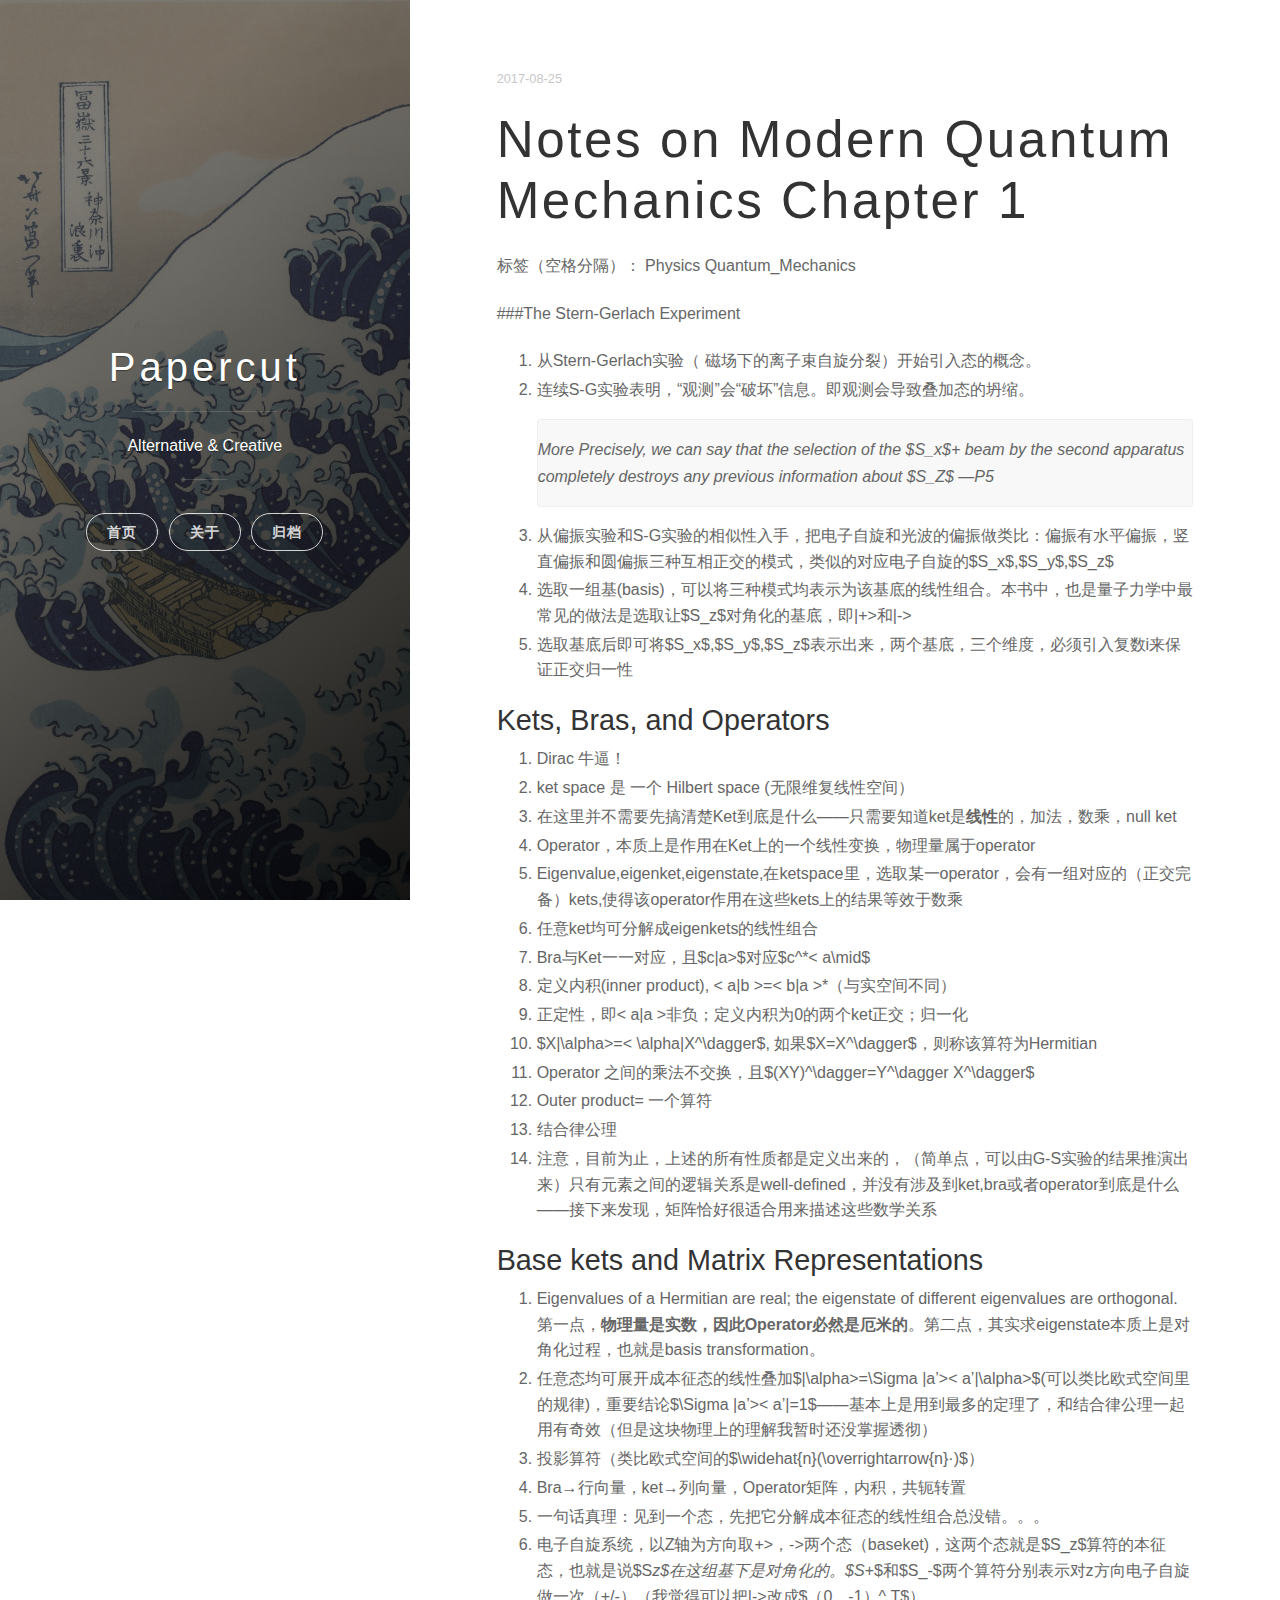
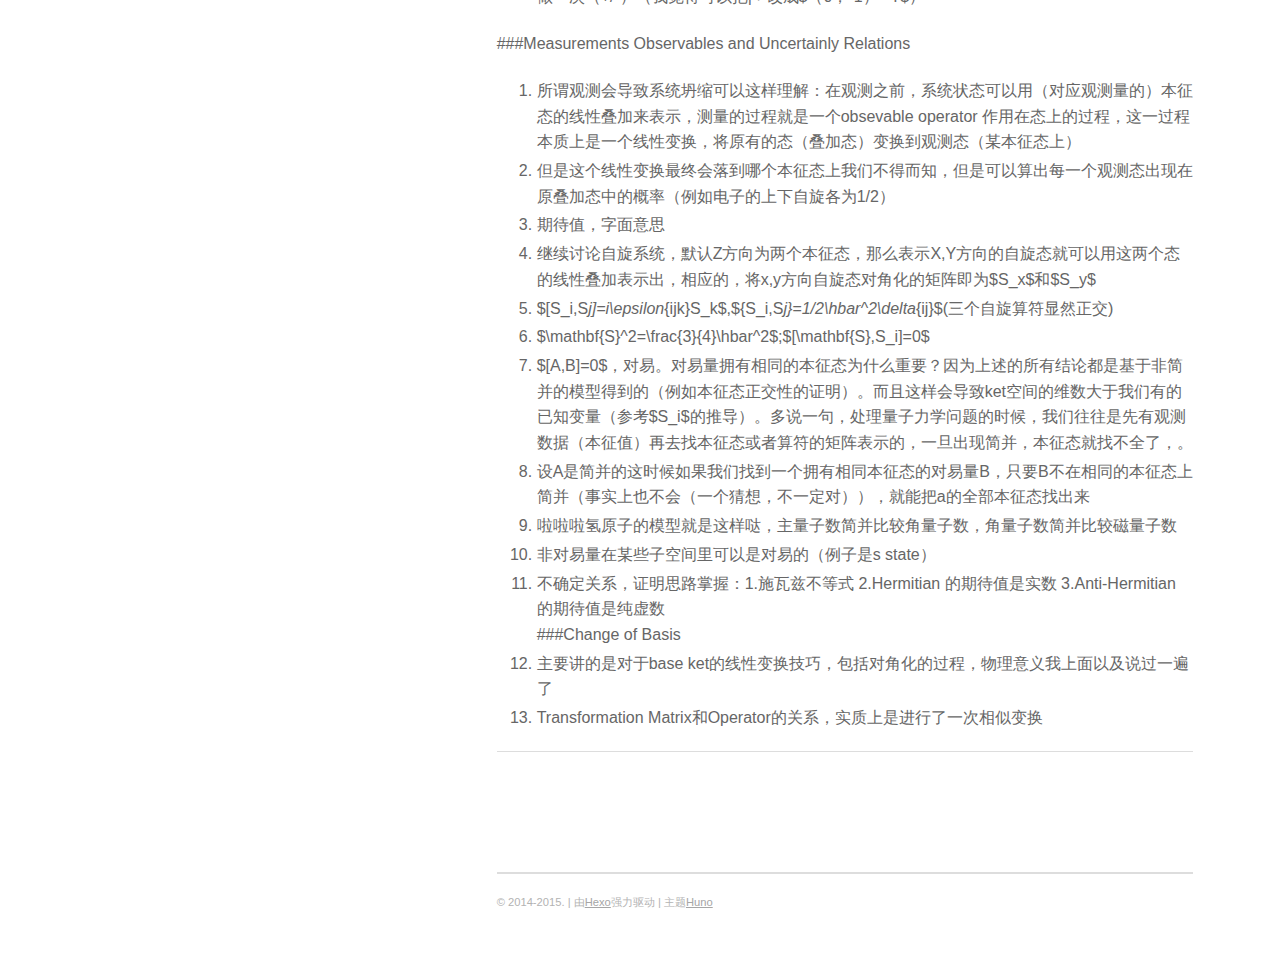
<file: 2017/08/25/第一篇笔记/index.html>
<!DOCTYPE html>
<html>
<head>
    <meta charset="utf-8">
    <meta http-equiv="X-UA-Compatible" content="chrome=1">

    

    <title>
       | Papercut 
    </title>

    <meta name="viewport" content="width=device-width, initial-scale=1, maximum-scale=1, user-scalable=no">
    
      <meta name="author" content="Infty">
    
    

    <meta name="description" content="Notes on Modern Quantum Mechanics Chapter 1标签（空格分隔）： Physics Quantum_Mechanics ###The Stern-Gerlach Experiment  从Stern-Gerlach实验（ 磁场下的离子束自旋分裂）开始引入态的概念。 连续S-G实验表明，“观测”会“破坏”信息。即观测会导致叠加态的坍缩。 More Precise">
<meta property="og:type" content="article">
<meta property="og:title" content=" | Papercut">
<meta property="og:url" content="http://yoursite.com/2017/08/25/第一篇笔记/index.html">
<meta property="og:site_name" content="Papercut">
<meta property="og:description" content="Notes on Modern Quantum Mechanics Chapter 1标签（空格分隔）： Physics Quantum_Mechanics ###The Stern-Gerlach Experiment  从Stern-Gerlach实验（ 磁场下的离子束自旋分裂）开始引入态的概念。 连续S-G实验表明，“观测”会“破坏”信息。即观测会导致叠加态的坍缩。 More Precise">
<meta property="og:locale" content="zh-CN">
<meta property="og:updated_time" content="2017-08-25T04:05:13.736Z">
<meta name="twitter:card" content="summary">
<meta name="twitter:title" content=" | Papercut">
<meta name="twitter:description" content="Notes on Modern Quantum Mechanics Chapter 1标签（空格分隔）： Physics Quantum_Mechanics ###The Stern-Gerlach Experiment  从Stern-Gerlach实验（ 磁场下的离子束自旋分裂）开始引入态的概念。 连续S-G实验表明，“观测”会“破坏”信息。即观测会导致叠加态的坍缩。 More Precise">
    
    
    
      <link rel="icon" type="image/x-icon" href="/favicon.png">
    
    <link rel="stylesheet" href="/css/uno.css">
    <link rel="stylesheet" href="/css/highlight.css">
    <link rel="stylesheet" href="/css/archive.css">
    <link rel="stylesheet" href="/css/china-social-icon.css">

</head>
<body>

    <span class="mobile btn-mobile-menu">
        <i class="icon icon-list btn-mobile-menu__icon"></i>
        <i class="icon icon-x-circle btn-mobile-close__icon hidden"></i>
    </span>

    

<header class="panel-cover panel-cover--collapsed">


  <div class="panel-main">

  
    <div class="panel-main__inner panel-inverted">
    <div class="panel-main__content">

        

        <h1 class="panel-cover__title panel-title"><a href="/" title="link to homepage">Papercut</a></h1>
        <hr class="panel-cover__divider" />

        
        <p class="panel-cover__description">
          Alternative &amp; Creative
        </p>
        <hr class="panel-cover__divider panel-cover__divider--secondary" />
        

        <div class="navigation-wrapper">

          <nav class="cover-navigation cover-navigation--primary">
            <ul class="navigation">

              
                
                <li class="navigation__item"><a href="/#blog" title="" class="blog-button">首页</a></li>
              
                
                <li class="navigation__item"><a href="/about" title="" class="">关于</a></li>
              
                
                <li class="navigation__item"><a href="/archive" title="" class="">归档</a></li>
              

            </ul>
          </nav>

          <!-- ----------------------------
To add a new social icon simply duplicate one of the list items from below
and change the class in the <i> tag to match the desired social network
and then add your link to the <a>. Here is a full list of social network
classes that you can use:

    icon-social-500px
    icon-social-behance
    icon-social-delicious
    icon-social-designer-news
    icon-social-deviant-art
    icon-social-digg
    icon-social-dribbble
    icon-social-facebook
    icon-social-flickr
    icon-social-forrst
    icon-social-foursquare
    icon-social-github
    icon-social-google-plus
    icon-social-hi5
    icon-social-instagram
    icon-social-lastfm
    icon-social-linkedin
    icon-social-medium
    icon-social-myspace
    icon-social-path
    icon-social-pinterest
    icon-social-rdio
    icon-social-reddit
    icon-social-skype
    icon-social-spotify
    icon-social-stack-overflow
    icon-social-steam
    icon-social-stumbleupon
    icon-social-treehouse
    icon-social-tumblr
    icon-social-twitter
    icon-social-vimeo
    icon-social-xbox
    icon-social-yelp
    icon-social-youtube
    icon-social-zerply
    icon-mail

-------------------------------->

<!-- add social info here -->



        </div>

      </div>

    </div>

    <div class="panel-cover--overlay"></div>
  </div>
</header>

    <div class="content-wrapper">
        <div class="content-wrapper__inner entry">
            

<article class="post-container post-container--single">

  <header class="post-header">
    
    <h1 class="post-title"></h1>

    

    <div class="post-meta">
      <time datetime="2017-08-25" class="post-meta__date date">2017-08-25</time> 

      <span class="post-meta__tags tags">

          

          

      </span>
    </div>
    
    

  </header>

  <section id="post-content" class="article-content post">
    <h1 id="Notes-on-Modern-Quantum-Mechanics-Chapter-1"><a href="#Notes-on-Modern-Quantum-Mechanics-Chapter-1" class="headerlink" title="Notes on Modern Quantum Mechanics Chapter 1"></a>Notes on Modern Quantum Mechanics Chapter 1</h1><p>标签（空格分隔）： Physics Quantum_Mechanics</p>
<p>###The Stern-Gerlach Experiment</p>
<ol>
<li>从Stern-Gerlach实验（ 磁场下的离子束自旋分裂）开始引入态的概念。</li>
<li>连续S-G实验表明，“观测”会“破坏”信息。即观测会导致叠加态的坍缩。<blockquote>
<p>More Precisely, we can say that the selection of the $S_x$+ beam by the second apparatus completely destroys any <em>previous</em> information about $S_Z$  —P5</p>
</blockquote>
</li>
<li>从偏振实验和S-G实验的相似性入手，把电子自旋和光波的偏振做类比：偏振有水平偏振，竖直偏振和圆偏振三种互相正交的模式，类似的对应电子自旋的$S_x$,$S_y$,$S_z$</li>
<li>选取一组基(basis)，可以将三种模式均表示为该基底的线性组合。本书中，也是量子力学中最常见的做法是选取让$S_z$对角化的基底，即|+&gt;和|-&gt;</li>
<li>选取基底后即可将$S_x$,$S_y$,$S_z$表示出来，两个基底，三个维度，必须引入复数i来保证正交归一性</li>
</ol>
<h3 id="Kets-Bras-and-Operators"><a href="#Kets-Bras-and-Operators" class="headerlink" title="Kets, Bras, and Operators"></a>Kets, Bras, and Operators</h3><ol>
<li>Dirac 牛逼！</li>
<li>ket space 是 一个 Hilbert space (无限维复线性空间）</li>
<li>在这里并不需要先搞清楚Ket到底是什么——只需要知道ket是<strong>线性</strong>的，加法，数乘，null ket</li>
<li>Operator，本质上是作用在Ket上的一个线性变换，物理量属于operator</li>
<li>Eigenvalue,eigenket,eigenstate,在ketspace里，选取某一operator，会有一组对应的（正交完备）kets,使得该operator作用在这些kets上的结果等效于数乘</li>
<li>任意ket均可分解成eigenkets的线性组合</li>
<li>Bra与Ket一一对应，且$c|a&gt;$对应$c^*&lt; a\mid$</li>
<li>定义内积(inner product), &lt; a|b &gt;=&lt; b|a &gt;*（与实空间不同）</li>
<li>正定性，即&lt; a|a &gt;非负；定义内积为0的两个ket正交；归一化</li>
<li>$X|\alpha&gt;=&lt; \alpha|X^\dagger$, 如果$X=X^\dagger$，则称该算符为Hermitian</li>
<li>Operator 之间的乘法不交换，且$(XY)^\dagger=Y^\dagger X^\dagger$ </li>
<li>Outer product= 一个算符</li>
<li>结合律公理</li>
<li>注意，目前为止，上述的所有性质都是定义出来的，（简单点，可以由G-S实验的结果推演出来）只有元素之间的逻辑关系是well-defined，并没有涉及到ket,bra或者operator到底是什么——接下来发现，矩阵恰好很适合用来描述这些数学关系</li>
</ol>
<h3 id="Base-kets-and-Matrix-Representations"><a href="#Base-kets-and-Matrix-Representations" class="headerlink" title="Base kets and Matrix Representations"></a>Base kets and Matrix Representations</h3><ol>
<li>Eigenvalues of a Hermitian are real; the eigenstate of different eigenvalues are orthogonal. 第一点，<strong>物理量是实数，因此Operator必然是厄米的</strong>。第二点，其实求eigenstate本质上是对角化过程，也就是basis transformation。</li>
<li>任意态均可展开成本征态的线性叠加$|\alpha&gt;=\Sigma |a’&gt;&lt; a’|\alpha&gt;$(可以类比欧式空间里的规律)，重要结论$\Sigma |a’&gt;&lt; a’|=1$——基本上是用到最多的定理了，和结合律公理一起用有奇效（但是这块物理上的理解我暂时还没掌握透彻）</li>
<li>投影算符（类比欧式空间的$\widehat{n}(\overrightarrow{n}·)$）</li>
<li>Bra→行向量，ket→列向量，Operator矩阵，内积，共轭转置</li>
<li>一句话真理：见到一个态，先把它分解成本征态的线性组合总没错。。。</li>
<li>电子自旋系统，以Z轴为方向取+&gt;，-&gt;两个态（baseket)，这两个态就是$S_z$算符的本征态，也就是说$S<em>z$在这组基下是对角化的。$S</em>+$和$S_-$两个算符分别表示对z方向电子自旋做一次（+/-）（我觉得可以把|-&gt;改成$（0，-1）^ T$）</li>
</ol>
<p>###Measurements Observables and Uncertainly Relations</p>
<ol>
<li>所谓观测会导致系统坍缩可以这样理解：在观测之前，系统状态可以用（对应观测量的）本征态的线性叠加来表示，测量的过程就是一个obsevable operator 作用在态上的过程，这一过程本质上是一个线性变换，将原有的态（叠加态）变换到观测态（某本征态上）</li>
<li>但是这个线性变换最终会落到哪个本征态上我们不得而知，但是可以算出每一个观测态出现在原叠加态中的概率（例如电子的上下自旋各为1/2）</li>
<li>期待值，字面意思</li>
<li>继续讨论自旋系统，默认Z方向为两个本征态，那么表示X,Y方向的自旋态就可以用这两个态的线性叠加表示出，相应的，将x,y方向自旋态对角化的矩阵即为$S_x$和$S_y$</li>
<li>$[S_i,S<em>j]=i\epsilon</em>{ijk}S_k$,${S_i,S<em>j}=1/2\hbar^2\delta</em>{ij}$(三个自旋算符显然正交)</li>
<li>$\mathbf{S}^2=\frac{3}{4}\hbar^2$;$[\mathbf{S},S_i]=0$</li>
<li>$[A,B]=0$，对易。对易量拥有相同的本征态为什么重要？因为上述的所有结论都是基于非简并的模型得到的（例如本征态正交性的证明）。而且这样会导致ket空间的维数大于我们有的已知变量（参考$S_i$的推导）。多说一句，处理量子力学问题的时候，我们往往是先有观测数据（本征值）再去找本征态或者算符的矩阵表示的，一旦出现简并，本征态就找不全了，。</li>
<li>设A是简并的这时候如果我们找到一个拥有相同本征态的对易量B，只要B不在相同的本征态上简并（事实上也不会（一个猜想，不一定对）），就能把a的全部本征态找出来</li>
<li>啦啦啦氢原子的模型就是这样哒，主量子数简并比较角量子数，角量子数简并比较磁量子数</li>
<li>非对易量在某些子空间里可以是对易的（例子是s state）</li>
<li>不确定关系，证明思路掌握：1.施瓦兹不等式 2.Hermitian 的期待值是实数 3.Anti-Hermitian 的期待值是纯虚数<br>###Change of Basis</li>
<li>主要讲的是对于base ket的线性变换技巧，包括对角化的过程，物理意义我上面以及说过一遍了</li>
<li>Transformation Matrix和Operator的关系，实质上是进行了一次相似变换</li>
</ol>

  </section>

  <section class="post-comments">

    <!-- 将评论系统（例如Disqus、多说、友言、畅言等）提供的代码片段粘贴在这里 -->
    
</section>


</article>


            <footer class="footer">

    <span class="footer__copyright">&copy; 2014-2015. | 由<a href="https://hexo.io/">Hexo</a>强力驱动 | 主题<a href="https://github.com/someus/huno">Huno</a></span>
    
</footer>
        </div>
    </div>

    <!-- js files -->
    <script src="/js/jquery.min.js"></script>
    <script src="/js/main.js"></script>
    <script src="/js/scale.fix.js"></script>
    

    

    <script type="text/javascript" src="//cdn.mathjax.org/mathjax/latest/MathJax.js?config=TeX-AMS-MML_HTMLorMML"></script>
    <script type="text/javascript"> 
        $(document).ready(function(){
            MathJax.Hub.Config({ 
                tex2jax: {inlineMath: [['[latex]','[/latex]'], ['\\(','\\)']]} 
            });
        });
    </script>


    

    <script src="/js/awesome-toc.min.js"></script>
    <script>
        $(document).ready(function(){
            $.awesome_toc({
                overlay: true,
                contentId: "post-content",
            });
        });
    </script>


    
    
    <!--kill ie6 -->
<!--[if IE 6]>
  <script src="//letskillie6.googlecode.com/svn/trunk/2/zh_CN.js"></script>
<![endif]-->

</body>
</html>
</file>
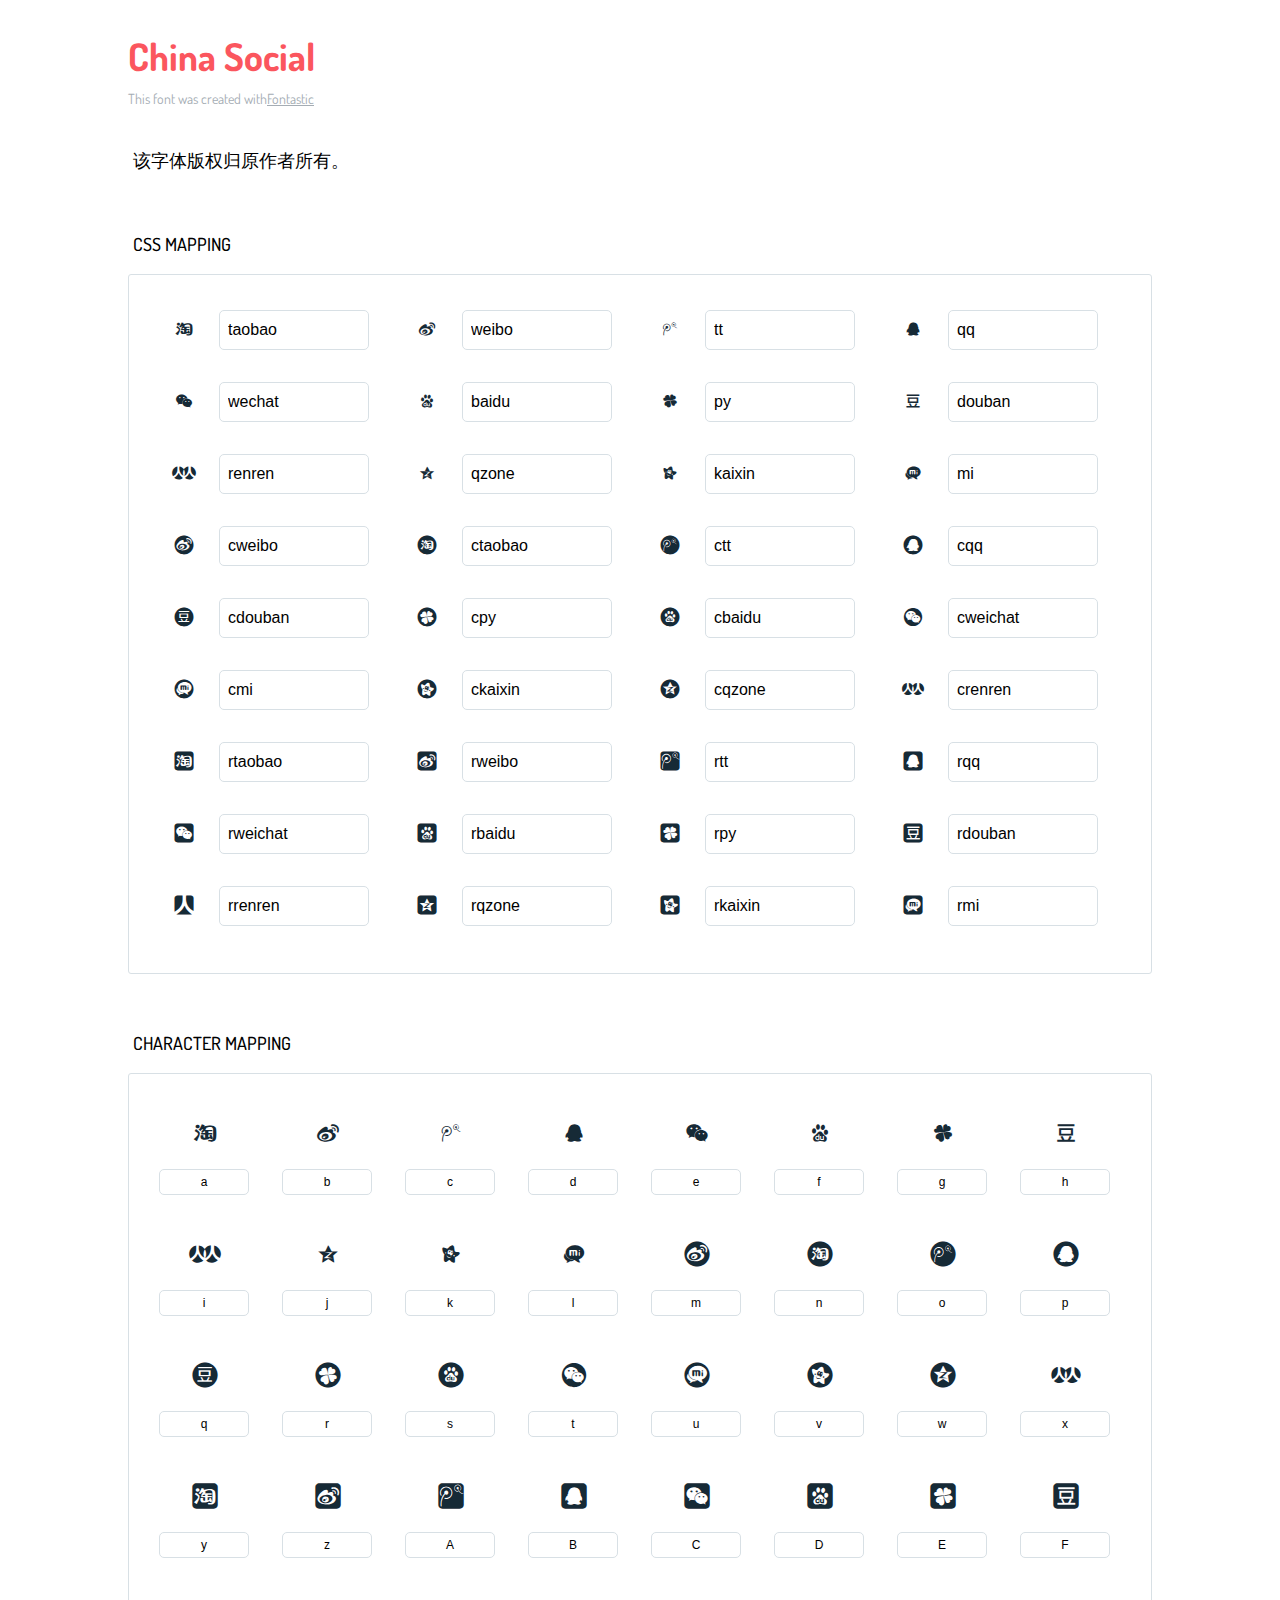
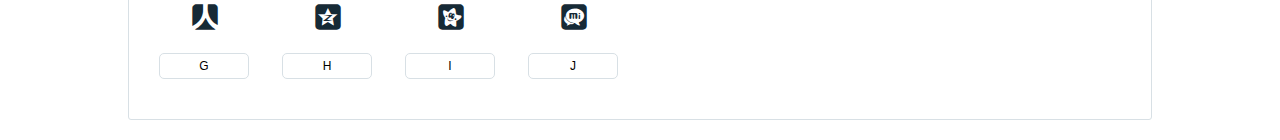
<file: fonts/china-social/readme.html>
<!DOCTYPE html>
<html lang="en">
  <head>
    <meta charset="utf-8">
    <meta http-equiv="X-UA-Compatible" content="IE=edge,chrome=1">
    <meta name="viewport" content="width=device-width,initial-scale=1">
    <title>Font Reference - China Social</title>
    <link href="http://fonts.googleapis.com/css?family=Dosis:400,500,700" rel="stylesheet" type="text/css">
    <link rel="stylesheet" href="../../css/china-social-icon.css">
    <style type="text/css">
      html,body,div,span,applet,object,iframe,h1,h2,h3,h4,h5,h6,p,blockquote,pre,a,abbr,acronym,address,big,cite,code,del,dfn,em,img,ins,kbd,q,s,samp,small,strike,strong,sub,sup,tt,var,dl,dt,dd,ol,ul,li,fieldset,form,label,legend,table,caption,tbody,tfoot,thead,tr,th,td{margin:0;padding:0;border:0;outline:0;font-weight:inherit;font-style:inherit;font-family:inherit;font-size:100%;vertical-align:baseline}
body{line-height:1;color:#000;background:#fff}
ol,ul{list-style:none}
table{border-collapse:separate;border-spacing:0;vertical-align:middle}
caption,th,td{text-align:left;font-weight:normal;vertical-align:middle}
a img{border:none}
*{-webkit-box-sizing:border-box;-moz-box-sizing:border-box;box-sizing:border-box}
body{font-family:'Dosis','Tahoma',sans-serif}
.container{margin:15px auto;width:80%}
h1{margin:40px 0 20px;font-weight:700;font-size:38px;line-height:32px;color:#fb565e}
h2{font-size:18px;padding:0 0 21px 5px;margin:45px 0 0 0;text-transform:uppercase;font-weight:500}
.small{font-size:14px;color:#a5adb4;}
.small a{color:#a5adb4;}
.small a:hover{color:#fb565e}
.glyphs.character-mapping{margin:0 0 20px 0;padding:20px 0 20px 30px;color:rgba(0,0,0,0.5);border:1px solid #d8e0e5;-webkit-border-radius:3px;border-radius:3px;}
.glyphs.character-mapping li{margin:0 30px 20px 0;display:inline-block;width:90px}
.glyphs.character-mapping .icon{margin:10px 0 10px 15px;padding:15px;position:relative;width:55px;height:55px;color:#162a36 !important;overflow:hidden;-webkit-border-radius:3px;border-radius:3px;font-size:32px;}
.glyphs.character-mapping .icon svg{fill:#000}
.glyphs.character-mapping input{margin:0;padding:5px 0;line-height:12px;font-size:12px;display:block;width:100%;border:1px solid #d8e0e5;-webkit-border-radius:5px;border-radius:5px;text-align:center;outline:0;}
.glyphs.character-mapping input:focus{border:1px solid #fbde4a;-webkit-box-shadow:inset 0 0 3px #fbde4a;box-shadow:inset 0 0 3px #fbde4a}
.glyphs.character-mapping input:hover{-webkit-box-shadow:inset 0 0 3px #fbde4a;box-shadow:inset 0 0 3px #fbde4a}
.glyphs.css-mapping{margin:0 0 60px 0;padding:30px 0 20px 30px;color:rgba(0,0,0,0.5);border:1px solid #d8e0e5;-webkit-border-radius:3px;border-radius:3px;}
.glyphs.css-mapping li{margin:0 30px 20px 0;padding:0;display:inline-block;overflow:hidden}
.glyphs.css-mapping .icon{margin:0;margin-right:10px;padding:13px;height:50px;width:50px;color:#162a36 !important;overflow:hidden;float:left;font-size:24px}
.glyphs.css-mapping input{margin:0;margin-top:5px;padding:8px;line-height:16px;font-size:16px;display:block;width:150px;height:40px;border:1px solid #d8e0e5;-webkit-border-radius:5px;border-radius:5px;background:#fff;outline:0;float:right;}
.glyphs.css-mapping input:focus{border:1px solid #fbde4a;-webkit-box-shadow:inset 0 0 3px #fbde4a;box-shadow:inset 0 0 3px #fbde4a}
.glyphs.css-mapping input:hover{-webkit-box-shadow:inset 0 0 3px #fbde4a;box-shadow:inset 0 0 3px #fbde4a}

      
    </style>
  </head>
  <body>
    <div class="container">
      <h1>China Social</h1>
      <p class="small">This font was created with<a href="http://fontastic.me/">Fontastic</a></p>
      <h2>该字体版权归原作者所有。</h2>
      <h2>CSS mapping</h2>
      <ul class="glyphs css-mapping">
        <li>
          <div class="icon cs-icon-taobao"></div>
          <input type="text" readonly="readonly" value="taobao">
        </li>
        <li>
          <div class="icon cs-icon-weibo"></div>
          <input type="text" readonly="readonly" value="weibo">
        </li>
        <li>
          <div class="icon cs-icon-tt"></div>
          <input type="text" readonly="readonly" value="tt">
        </li>
        <li>
          <div class="icon cs-icon-qq"></div>
          <input type="text" readonly="readonly" value="qq">
        </li>
        <li>
          <div class="icon cs-icon-wechat"></div>
          <input type="text" readonly="readonly" value="wechat">
        </li>
        <li>
          <div class="icon cs-icon-baidu"></div>
          <input type="text" readonly="readonly" value="baidu">
        </li>
        <li>
          <div class="icon cs-icon-py"></div>
          <input type="text" readonly="readonly" value="py">
        </li>
        <li>
          <div class="icon cs-icon-douban"></div>
          <input type="text" readonly="readonly" value="douban">
        </li>
        <li>
          <div class="icon cs-icon-renren"></div>
          <input type="text" readonly="readonly" value="renren">
        </li>
        <li>
          <div class="icon cs-icon-qzone"></div>
          <input type="text" readonly="readonly" value="qzone">
        </li>
        <li>
          <div class="icon cs-icon-kaixin"></div>
          <input type="text" readonly="readonly" value="kaixin">
        </li>
        <li>
          <div class="icon cs-icon-mi"></div>
          <input type="text" readonly="readonly" value="mi">
        </li>
        <li>
          <div class="icon cs-icon-cweibo"></div>
          <input type="text" readonly="readonly" value="cweibo">
        </li>
        <li>
          <div class="icon cs-icon-ctaobao"></div>
          <input type="text" readonly="readonly" value="ctaobao">
        </li>
        <li>
          <div class="icon cs-icon-ctt"></div>
          <input type="text" readonly="readonly" value="ctt">
        </li>
        <li>
          <div class="icon cs-icon-cqq"></div>
          <input type="text" readonly="readonly" value="cqq">
        </li>
        <li>
          <div class="icon cs-icon-cdouban"></div>
          <input type="text" readonly="readonly" value="cdouban">
        </li>
        <li>
          <div class="icon cs-icon-cpy"></div>
          <input type="text" readonly="readonly" value="cpy">
        </li>
        <li>
          <div class="icon cs-icon-cbaidu"></div>
          <input type="text" readonly="readonly" value="cbaidu">
        </li>
        <li>
          <div class="icon cs-icon-cweichat"></div>
          <input type="text" readonly="readonly" value="cweichat">
        </li>
        <li>
          <div class="icon cs-icon-cmi"></div>
          <input type="text" readonly="readonly" value="cmi">
        </li>
        <li>
          <div class="icon cs-icon-ckaixin"></div>
          <input type="text" readonly="readonly" value="ckaixin">
        </li>
        <li>
          <div class="icon cs-icon-cqzone"></div>
          <input type="text" readonly="readonly" value="cqzone">
        </li>
        <li>
          <div class="icon cs-icon-crenren"></div>
          <input type="text" readonly="readonly" value="crenren">
        </li>
        <li>
          <div class="icon cs-icon-rtaobao"></div>
          <input type="text" readonly="readonly" value="rtaobao">
        </li>
        <li>
          <div class="icon cs-icon-rweibo"></div>
          <input type="text" readonly="readonly" value="rweibo">
        </li>
        <li>
          <div class="icon cs-icon-rtt"></div>
          <input type="text" readonly="readonly" value="rtt">
        </li>
        <li>
          <div class="icon cs-icon-rqq"></div>
          <input type="text" readonly="readonly" value="rqq">
        </li>
        <li>
          <div class="icon cs-icon-rweichat"></div>
          <input type="text" readonly="readonly" value="rweichat">
        </li>
        <li>
          <div class="icon cs-icon-rbaidu"></div>
          <input type="text" readonly="readonly" value="rbaidu">
        </li>
        <li>
          <div class="icon cs-icon-rpy"></div>
          <input type="text" readonly="readonly" value="rpy">
        </li>
        <li>
          <div class="icon cs-icon-rdouban"></div>
          <input type="text" readonly="readonly" value="rdouban">
        </li>
        <li>
          <div class="icon cs-icon-rrenren"></div>
          <input type="text" readonly="readonly" value="rrenren">
        </li>
        <li>
          <div class="icon cs-icon-rqzone"></div>
          <input type="text" readonly="readonly" value="rqzone">
        </li>
        <li>
          <div class="icon cs-icon-rkaixin"></div>
          <input type="text" readonly="readonly" value="rkaixin">
        </li>
        <li>
          <div class="icon cs-icon-rmi"></div>
          <input type="text" readonly="readonly" value="rmi">
        </li>
      </ul>
      <h2>Character mapping</h2>
      <ul class="glyphs character-mapping">
        <li>
          <div data-icon="a" class="icon"></div>
          <input type="text" readonly="readonly" value="a">
        </li>
        <li>
          <div data-icon="b" class="icon"></div>
          <input type="text" readonly="readonly" value="b">
        </li>
        <li>
          <div data-icon="c" class="icon"></div>
          <input type="text" readonly="readonly" value="c">
        </li>
        <li>
          <div data-icon="d" class="icon"></div>
          <input type="text" readonly="readonly" value="d">
        </li>
        <li>
          <div data-icon="e" class="icon"></div>
          <input type="text" readonly="readonly" value="e">
        </li>
        <li>
          <div data-icon="f" class="icon"></div>
          <input type="text" readonly="readonly" value="f">
        </li>
        <li>
          <div data-icon="g" class="icon"></div>
          <input type="text" readonly="readonly" value="g">
        </li>
        <li>
          <div data-icon="h" class="icon"></div>
          <input type="text" readonly="readonly" value="h">
        </li>
        <li>
          <div data-icon="i" class="icon"></div>
          <input type="text" readonly="readonly" value="i">
        </li>
        <li>
          <div data-icon="j" class="icon"></div>
          <input type="text" readonly="readonly" value="j">
        </li>
        <li>
          <div data-icon="k" class="icon"></div>
          <input type="text" readonly="readonly" value="k">
        </li>
        <li>
          <div data-icon="l" class="icon"></div>
          <input type="text" readonly="readonly" value="l">
        </li>
        <li>
          <div data-icon="m" class="icon"></div>
          <input type="text" readonly="readonly" value="m">
        </li>
        <li>
          <div data-icon="n" class="icon"></div>
          <input type="text" readonly="readonly" value="n">
        </li>
        <li>
          <div data-icon="o" class="icon"></div>
          <input type="text" readonly="readonly" value="o">
        </li>
        <li>
          <div data-icon="p" class="icon"></div>
          <input type="text" readonly="readonly" value="p">
        </li>
        <li>
          <div data-icon="q" class="icon"></div>
          <input type="text" readonly="readonly" value="q">
        </li>
        <li>
          <div data-icon="r" class="icon"></div>
          <input type="text" readonly="readonly" value="r">
        </li>
        <li>
          <div data-icon="s" class="icon"></div>
          <input type="text" readonly="readonly" value="s">
        </li>
        <li>
          <div data-icon="t" class="icon"></div>
          <input type="text" readonly="readonly" value="t">
        </li>
        <li>
          <div data-icon="u" class="icon"></div>
          <input type="text" readonly="readonly" value="u">
        </li>
        <li>
          <div data-icon="v" class="icon"></div>
          <input type="text" readonly="readonly" value="v">
        </li>
        <li>
          <div data-icon="w" class="icon"></div>
          <input type="text" readonly="readonly" value="w">
        </li>
        <li>
          <div data-icon="x" class="icon"></div>
          <input type="text" readonly="readonly" value="x">
        </li>
        <li>
          <div data-icon="y" class="icon"></div>
          <input type="text" readonly="readonly" value="y">
        </li>
        <li>
          <div data-icon="z" class="icon"></div>
          <input type="text" readonly="readonly" value="z">
        </li>
        <li>
          <div data-icon="A" class="icon"></div>
          <input type="text" readonly="readonly" value="A">
        </li>
        <li>
          <div data-icon="B" class="icon"></div>
          <input type="text" readonly="readonly" value="B">
        </li>
        <li>
          <div data-icon="C" class="icon"></div>
          <input type="text" readonly="readonly" value="C">
        </li>
        <li>
          <div data-icon="D" class="icon"></div>
          <input type="text" readonly="readonly" value="D">
        </li>
        <li>
          <div data-icon="E" class="icon"></div>
          <input type="text" readonly="readonly" value="E">
        </li>
        <li>
          <div data-icon="F" class="icon"></div>
          <input type="text" readonly="readonly" value="F">
        </li>
        <li>
          <div data-icon="G" class="icon"></div>
          <input type="text" readonly="readonly" value="G">
        </li>
        <li>
          <div data-icon="H" class="icon"></div>
          <input type="text" readonly="readonly" value="H">
        </li>
        <li>
          <div data-icon="I" class="icon"></div>
          <input type="text" readonly="readonly" value="I">
        </li>
        <li>
          <div data-icon="J" class="icon"></div>
          <input type="text" readonly="readonly" value="J">
        </li>
      </ul>
    </div><script type="text/javascript">
(function() {
  var glyphs, _i, _len, _ref;

  _ref = document.getElementsByClassName('glyphs');
  for (_i = 0, _len = _ref.length; _i < _len; _i++) {
    glyphs = _ref[_i];
    glyphs.addEventListener('click', function(event) {
      if (event.target.tagName === 'INPUT') {
        return event.target.select();
      }
    });
  }

}).call(this);
</script>
  </body>
</html>
</file>
<file: css/highlight.css>
.article-content pre,
.article-content .highlight,
.article-content .highlight pre {
  background: #eee;
  margin: 0.5em 0;
  padding: 0.5em 2%;
  color: #4d4d4c;
  line-height: 1.2;
  font-size: 0.8em;
  -webkit-border-radius: 0.35em;
  border-radius: 0.35em;
  word-wrap: break-word;
}
@media phone {
  .article-content pre,
  .article-content .highlight,
  .article-content .highlight pre {
    font-size: 0.9em;
  }
}
.article-content .highlight .gutter pre,
.article-content .gist .gist-file .gist-data .line-numbers {
  color: #999;
  font-size: 0.8em;
}
@media phone {
  .article-content .highlight .gutter pre,
  .article-content .gist .gist-file .gist-data .line-numbers {
    font-size: 0.9em;
    line-height: 1.2;
  }
}
.article-content pre {
  font-family: Consolas, Menlo, Monaco, Lucida Console, Liberation Mono, DejaVu Sans Mono, Bitstream Vera Sans Mono, Courier New, monospace, serif;
}
.article-content .highlight {
  overflow: auto;
  font-size: 1em;
}
@media phone {
  .article-content .highlight {
    font-size: 0.9em;
  }
}
.article-content .highlight pre {
  border: none;
  margin: 0;
  padding: 0;
}
.article-content .highlight table {
  margin: 0;
  width: auto;
}
.article-content .highlight td {
  border: none;
  padding: 0;
}
.article-content .highlight figcaption {
  font-size: 0.85em;
  text-align: left;
  color: #8e908c;
  line-height: 1em;
  padding: 0.5em 0;
  margin-bottom: 0.5em;
}
.article-content .highlight figcaption a {
  float: right;
}
.article-content .highlight .gutter pre {
  text-align: right;
  padding-right: 1.5em;
}
.article-content .highlight .line {
  height: 20px;
}
.article-content .gist {
  margin: 0.5em 0;
  background: #eee;
  padding: 1em 2%;
  -webkit-border-radius: 0.35em;
  border-radius: 0.35em;
}
.article-content .gist .gist-file {
  border: none;
  font-family: Consolas, Menlo, Monaco, Lucida Console, Liberation Mono, DejaVu Sans Mono, Bitstream Vera Sans Mono, Courier New, monospace, serif;
  margin: 0;
}
.article-content .gist .gist-file .gist-data {
  background: none;
  border: none;
}
.article-content .gist .gist-file .gist-data .line-numbers {
  background: none;
  border: none;
  padding: 0 1.5em 0 0;
}
.article-content .gist .gist-file .gist-data .line-data {
  padding: 0 !important;
}
.article-content .gist .gist-file .highlight {
  margin: 0;
  padding: 0;
  border: none;
  background: #eee;
}
.article-content .gist .gist-file .gist-meta {
  background: #eee;
  color: #8e908c;
  font: 0.85em font-serif;
  text-shadow: 0 0;
  padding: 0;
  margin-top: 1em;
}
.article-content .gist .gist-file .gist-meta a {
  color: color-blue;
  font-weight: normal;
}
.article-content .gist .gist-file .gist-meta a:hover {
  color: color-theme;
}
pre .comment,
pre .title {
  color: #8e908c;
}
pre .variable,
pre .attribute,
pre .tag,
pre .regexp,
pre .ruby .constant,
pre .xml .tag .title,
pre .xml .pi,
pre .xml .doctype,
pre .html .doctype,
pre .css .id,
pre .css .class,
pre .css .pseudo {
  color: #c82829;
}
pre .number,
pre .preprocessor,
pre .built_in,
pre .literal,
pre .params,
pre .constant {
  color: #f5871f;
}
pre .class,
pre .ruby .class .title,
pre .css .rules .attribute {
  color: #718c00;
}
pre .string,
pre .value,
pre .inheritance,
pre .header,
pre .ruby .symbol,
pre .xml .cdata {
  color: #718c00;
}
pre .css .hexcolor {
  color: #3e999f;
}
pre .function,
pre .python .decorator,
pre .python .title,
pre .ruby .function .title,
pre .ruby .title .keyword,
pre .perl .sub,
pre .javascript .title,
pre .coffeescript .title {
  color: #4271ae;
}
pre .keyword,
pre .javascript .function {
  color: #8959a8;
}
</file>
<file: css/archive.css>
.archive-meta h3 {
    line-height: 2.0;
}

.archive-meta sup {
    font-size: 10px;
    -moz-border-radius: 5px; 
    -webkit-border-radius: 5px; 
    border-radius: 5px;
    background: #ddd none repeat scroll 0 0;
    vertical-align: top;
}

.archive-meta span {
    margin-right: 20px;
}

.archive-meta .archive-list-count::before {
    content: " (";
}

.archive-meta .archive-list-count::after {
    content: ")";
}
</file>
<file: css/china-social-icon.css>
@charset "UTF-8";

@font-face {
  font-family: "china-social";
  src:url("../fonts/china-social/china-social.eot");
  src:url("../fonts/china-social/china-social.eot?#iefix") format("embedded-opentype"),
    url("../fonts/china-social/china-social.woff") format("woff"),
    url("../fonts/china-social/china-social.ttf") format("truetype"),
    url("../fonts/china-social/china-social.svg#china-social") format("svg");
  font-weight: normal;
  font-style: normal;

}

[data-icon]:before {
  font-family: "china-social" !important;
  content: attr(data-icon);
  font-style: normal !important;
  font-weight: normal !important;
  font-variant: normal !important;
  text-transform: none !important;
  speak: none;
  line-height: 1;
  -webkit-font-smoothing: antialiased;
  -moz-osx-font-smoothing: grayscale;
}

[class^="cs-icon-"]:before,
[class*=" cs-icon-"]:before {
  font-family: "china-social" !important;
  font-style: normal !important;
  font-weight: normal !important;
  font-variant: normal !important;
  text-transform: none !important;
  speak: none;
  line-height: 1;
  -webkit-font-smoothing: antialiased;
  -moz-osx-font-smoothing: grayscale;
}

.cs-icon-taobao:before {
  content: "a";
}
.cs-icon-weibo:before {
  content: "b";
}
.cs-icon-tt:before {
  content: "c";
}
.cs-icon-qq:before {
  content: "d";
}
.cs-icon-wechat:before {
  content: "e";
}
.cs-icon-baidu:before {
  content: "f";
}
.cs-icon-py:before {
  content: "g";
}
.cs-icon-douban:before {
  content: "h";
}
.cs-icon-renren:before {
  content: "i";
}
.cs-icon-qzone:before {
  content: "j";
}
.cs-icon-kaixin:before {
  content: "k";
}
.cs-icon-mi:before {
  content: "l";
}
.cs-icon-cweibo:before {
  content: "m";
}
.cs-icon-ctaobao:before {
  content: "n";
}
.cs-icon-ctt:before {
  content: "o";
}
.cs-icon-cqq:before {
  content: "p";
}
.cs-icon-cdouban:before {
  content: "q";
}
.cs-icon-cpy:before {
  content: "r";
}
.cs-icon-cbaidu:before {
  content: "s";
}
.cs-icon-cweichat:before {
  content: "t";
}
.cs-icon-cmi:before {
  content: "u";
}
.cs-icon-ckaixin:before {
  content: "v";
}
.cs-icon-cqzone:before {
  content: "w";
}
.cs-icon-crenren:before {
  content: "x";
}
.cs-icon-rtaobao:before {
  content: "y";
}
.cs-icon-rweibo:before {
  content: "z";
}
.cs-icon-rtt:before {
  content: "A";
}
.cs-icon-rqq:before {
  content: "B";
}
.cs-icon-rweichat:before {
  content: "C";
}
.cs-icon-rbaidu:before {
  content: "D";
}
.cs-icon-rpy:before {
  content: "E";
}
.cs-icon-rdouban:before {
  content: "F";
}
.cs-icon-rrenren:before {
  content: "G";
}
.cs-icon-rqzone:before {
  content: "H";
}
.cs-icon-rkaixin:before {
  content: "I";
}
.cs-icon-rmi:before {
  content: "J";
}
</file>
<file: css/uno.css>
/*@import 'http://fonts.googleapis.com/css?family=Raleway:400,700|Roboto+Slab:300,400)';*/

/* http://meyerweb.com/eric/tools/css/reset/
   v2.0 | 20110126
   License: none (public domain)
*/
@import url(../css/animate.css);
html, body, div, span, applet, object, iframe, h1, h2, h3, h4, h5, h6, p, blockquote, pre, a, abbr, acronym, address, big, cite, code, del, dfn, em, img, ins, kbd, q, s, samp, small, strike, strong, sub, sup, tt, var, b, u, i, center, dl, dt, dd, ol, ul, li, fieldset, form, label, legend, table, caption, tbody, tfoot, thead, tr, th, td, article, aside, canvas, details, embed, figure, figcaption, footer, header, hgroup, menu, nav, output, ruby, section, summary, time, mark, audio, video {
  margin: 0;
  padding: 0;
  border: 0;
  font-size: 100%;
  font: inherit;
  vertical-align: baseline; }

/* HTML5 display-role reset for older browsers */
article, aside, details, figcaption, figure, footer, header, hgroup, menu, nav, section {
  display: block; }

body {
  line-height: 1; }

ol, ul {
  list-style: none; }

blockquote, q {
  quotes: none; }

blockquote:before, blockquote:after {
  content: '';
  content: none; }

q:before, q:after {
  content: '';
  content: none; }



body {
  width: 100%;
  *zoom: 1; }
  body:before, body:after {
    content: "";
    display: table; }
  body:after {
    clear: both; }

/*
 * Foundation Icons v 3.0
 * Made by ZURB 2013 http://zurb.com/playground/foundation-icon-fonts-3
 * MIT License
 */
@font-face {
  font-family: "foundation-icons";
  src: url("../fonts/foundation-icons/foundation-icons.eot");
  src: url("../fonts/foundation-icons/foundation-icons.eot?#iefix") format("embedded-opentype"), url("../fonts/foundation-icons/foundation-icons.woff") format("woff"), url("../fonts/foundation-icons/foundation-icons.ttf") format("truetype"), url("../fonts/foundation-icons/foundation-icons.svg#fontcustom") format("svg");
  font-weight: normal;
  font-style: normal; }
.icon:before {
  font-family: "foundation-icons";
  font-style: normal;
  font-weight: normal;
  font-variant: normal;
  text-transform: none;
  line-height: 1;
  -webkit-font-smoothing: antialiased;
  display: inline-block;
  text-decoration: inherit; }

.icon-address-book:before {
  content: "\f100"; }

.icon-alert:before {
  content: "\f101"; }

.icon-align-center:before {
  content: "\f102"; }

.icon-align-justify:before {
  content: "\f103"; }

.icon-align-left:before {
  content: "\f104"; }

.icon-align-right:before {
  content: "\f105"; }

.icon-anchor:before {
  content: "\f106"; }

.icon-annotate:before {
  content: "\f107"; }

.icon-archive:before {
  content: "\f108"; }

.icon-arrow-down:before {
  content: "\f109"; }

.icon-arrow-left:before {
  content: "\f10a"; }

.icon-arrow-right:before {
  content: "\f10b"; }

.icon-arrow-up:before {
  content: "\f10c"; }

.icon-arrows-compress:before {
  content: "\f10d"; }

.icon-arrows-expand:before {
  content: "\f10e"; }

.icon-arrows-in:before {
  content: "\f10f"; }

.icon-arrows-out:before {
  content: "\f110"; }

.icon-asl:before {
  content: "\f111"; }

.icon-asterisk:before {
  content: "\f112"; }

.icon-at-sign:before {
  content: "\f113"; }

.icon-background-color:before {
  content: "\f114"; }

.icon-battery-empty:before {
  content: "\f115"; }

.icon-battery-full:before {
  content: "\f116"; }

.icon-battery-half:before {
  content: "\f117"; }

.icon-bitcoin-circle:before {
  content: "\f118"; }

.icon-bitcoin:before {
  content: "\f119"; }

.icon-blind:before {
  content: "\f11a"; }

.icon-bluetooth:before {
  content: "\f11b"; }

.icon-bold:before {
  content: "\f11c"; }

.icon-book-bookmark:before {
  content: "\f11d"; }

.icon-book:before {
  content: "\f11e"; }

.icon-bookmark:before {
  content: "\f11f"; }

.icon-braille:before {
  content: "\f120"; }

.icon-burst-new:before {
  content: "\f121"; }

.icon-burst-sale:before {
  content: "\f122"; }

.icon-burst:before {
  content: "\f123"; }

.icon-calendar:before {
  content: "\f124"; }

.icon-camera:before {
  content: "\f125"; }

.icon-check:before {
  content: "\f126"; }

.icon-checkbox:before {
  content: "\f127"; }

.icon-clipboard-notes:before {
  content: "\f128"; }

.icon-clipboard-pencil:before {
  content: "\f129"; }

.icon-clipboard:before {
  content: "\f12a"; }

.icon-clock:before {
  content: "\f12b"; }

.icon-closed-caption:before {
  content: "\f12c"; }

.icon-cloud:before {
  content: "\f12d"; }

.icon-comment-minus:before {
  content: "\f12e"; }

.icon-comment-quotes:before {
  content: "\f12f"; }

.icon-comment-video:before {
  content: "\f130"; }

.icon-comment:before {
  content: "\f131"; }

.icon-comments:before {
  content: "\f132"; }

.icon-compass:before {
  content: "\f133"; }

.icon-contrast:before {
  content: "\f134"; }

.icon-credit-card:before {
  content: "\f135"; }

.icon-crop:before {
  content: "\f136"; }

.icon-crown:before {
  content: "\f137"; }

.icon-css3:before {
  content: "\f138"; }

.icon-database:before {
  content: "\f139"; }

.icon-die-five:before {
  content: "\f13a"; }

.icon-die-four:before {
  content: "\f13b"; }

.icon-die-one:before {
  content: "\f13c"; }

.icon-die-six:before {
  content: "\f13d"; }

.icon-die-three:before {
  content: "\f13e"; }

.icon-die-two:before {
  content: "\f13f"; }

.icon-dislike:before {
  content: "\f140"; }

.icon-dollar-bill:before {
  content: "\f141"; }

.icon-dollar:before {
  content: "\f142"; }

.icon-download:before {
  content: "\f143"; }

.icon-eject:before {
  content: "\f144"; }

.icon-elevator:before {
  content: "\f145"; }

.icon-euro:before {
  content: "\f146"; }

.icon-eye:before {
  content: "\f147"; }

.icon-fast-forward:before {
  content: "\f148"; }

.icon-female-symbol:before {
  content: "\f149"; }

.icon-female:before {
  content: "\f14a"; }

.icon-filter:before {
  content: "\f14b"; }

.icon-first-aid:before {
  content: "\f14c"; }

.icon-flag:before {
  content: "\f14d"; }

.icon-folder-add:before {
  content: "\f14e"; }

.icon-folder-lock:before {
  content: "\f14f"; }

.icon-folder:before {
  content: "\f150"; }

.icon-foot:before {
  content: "\f151"; }

.icon-foundation:before {
  content: "\f152"; }

.icon-graph-bar:before {
  content: "\f153"; }

.icon-graph-horizontal:before {
  content: "\f154"; }

.icon-graph-pie:before {
  content: "\f155"; }

.icon-graph-trend:before {
  content: "\f156"; }

.icon-guide-dog:before {
  content: "\f157"; }

.icon-hearing-aid:before {
  content: "\f158"; }

.icon-heart:before {
  content: "\f159"; }

.icon-home:before {
  content: "\f15a"; }

.icon-html5:before {
  content: "\f15b"; }

.icon-indent-less:before {
  content: "\f15c"; }

.icon-indent-more:before {
  content: "\f15d"; }

.icon-info:before {
  content: "\f15e"; }

.icon-italic:before {
  content: "\f15f"; }

.icon-key:before {
  content: "\f160"; }

.icon-laptop:before {
  content: "\f161"; }

.icon-layout:before {
  content: "\f162"; }

.icon-lightbulb:before {
  content: "\f163"; }

.icon-like:before {
  content: "\f164"; }

.icon-link:before {
  content: "\f165"; }

.icon-list-bullet:before {
  content: "\f166"; }

.icon-list-number:before {
  content: "\f167"; }

.icon-list-thumbnails:before {
  content: "\f168"; }

.icon-list:before {
  content: "\f169"; }

.icon-lock:before {
  content: "\f16a"; }

.icon-loop:before {
  content: "\f16b"; }

.icon-magnifying-glass:before {
  content: "\f16c"; }

.icon-mail:before {
  content: "\f16d"; }

.icon-male-female:before {
  content: "\f16e"; }

.icon-male-symbol:before {
  content: "\f16f"; }

.icon-male:before {
  content: "\f170"; }

.icon-map:before {
  content: "\f171"; }

.icon-marker:before {
  content: "\f172"; }

.icon-megaphone:before {
  content: "\f173"; }

.icon-microphone:before {
  content: "\f174"; }

.icon-minus-circle:before {
  content: "\f175"; }

.icon-minus:before {
  content: "\f176"; }

.icon-mobile-signal:before {
  content: "\f177"; }

.icon-mobile:before {
  content: "\f178"; }

.icon-monitor:before {
  content: "\f179"; }

.icon-mountains:before {
  content: "\f17a"; }

.icon-music:before {
  content: "\f17b"; }

.icon-next:before {
  content: "\f17c"; }

.icon-no-dogs:before {
  content: "\f17d"; }

.icon-no-smoking:before {
  content: "\f17e"; }

.icon-page-add:before {
  content: "\f17f"; }

.icon-page-copy:before {
  content: "\f180"; }

.icon-page-csv:before {
  content: "\f181"; }

.icon-page-delete:before {
  content: "\f182"; }

.icon-page-doc:before {
  content: "\f183"; }

.icon-page-edit:before {
  content: "\f184"; }

.icon-page-export-csv:before {
  content: "\f185"; }

.icon-page-export-doc:before {
  content: "\f186"; }

.icon-page-export-pdf:before {
  content: "\f187"; }

.icon-page-export:before {
  content: "\f188"; }

.icon-page-filled:before {
  content: "\f189"; }

.icon-page-multiple:before {
  content: "\f18a"; }

.icon-page-pdf:before {
  content: "\f18b"; }

.icon-page-remove:before {
  content: "\f18c"; }

.icon-page-search:before {
  content: "\f18d"; }

.icon-page:before {
  content: "\f18e"; }

.icon-paint-bucket:before {
  content: "\f18f"; }

.icon-paperclip:before {
  content: "\f190"; }

.icon-pause:before {
  content: "\f191"; }

.icon-paw:before {
  content: "\f192"; }

.icon-paypal:before {
  content: "\f193"; }

.icon-pencil:before {
  content: "\f194"; }

.icon-photo:before {
  content: "\f195"; }

.icon-play-circle:before {
  content: "\f196"; }

.icon-play-video:before {
  content: "\f197"; }

.icon-play:before {
  content: "\f198"; }

.icon-plus:before {
  content: "\f199"; }

.icon-pound:before {
  content: "\f19a"; }

.icon-power:before {
  content: "\f19b"; }

.icon-previous:before {
  content: "\f19c"; }

.icon-price-tag:before {
  content: "\f19d"; }

.icon-pricetag-multiple:before {
  content: "\f19e"; }

.icon-print:before {
  content: "\f19f"; }

.icon-prohibited:before {
  content: "\f1a0"; }

.icon-projection-screen:before {
  content: "\f1a1"; }

.icon-puzzle:before {
  content: "\f1a2"; }

.icon-quote:before {
  content: "\f1a3"; }

.icon-record:before {
  content: "\f1a4"; }

.icon-refresh:before {
  content: "\f1a5"; }

.icon-results-demographics:before {
  content: "\f1a6"; }

.icon-results:before {
  content: "\f1a7"; }

.icon-rewind-ten:before {
  content: "\f1a8"; }

.icon-rewind:before {
  content: "\f1a9"; }

.icon-rss:before {
  content: "\f1aa"; }

.icon-safety-cone:before {
  content: "\f1ab"; }

.icon-save:before {
  content: "\f1ac"; }

.icon-share:before {
  content: "\f1ad"; }

.icon-sheriff-badge:before {
  content: "\f1ae"; }

.icon-shield:before {
  content: "\f1af"; }

.icon-shopping-bag:before {
  content: "\f1b0"; }

.icon-shopping-cart:before {
  content: "\f1b1"; }

.icon-shuffle:before {
  content: "\f1b2"; }

.icon-skull:before {
  content: "\f1b3"; }

.icon-social-500px:before {
  content: "\f1b4"; }

.icon-social-adobe:before {
  content: "\f1b5"; }

.icon-social-amazon:before {
  content: "\f1b6"; }

.icon-social-android:before {
  content: "\f1b7"; }

.icon-social-apple:before {
  content: "\f1b8"; }

.icon-social-behance:before {
  content: "\f1b9"; }

.icon-social-bing:before {
  content: "\f1ba"; }

.icon-social-blogger:before {
  content: "\f1bb"; }

.icon-social-delicious:before {
  content: "\f1bc"; }

.icon-social-designer-news:before {
  content: "\f1bd"; }

.icon-social-deviant-art:before {
  content: "\f1be"; }

.icon-social-digg:before {
  content: "\f1bf"; }

.icon-social-dribbble:before {
  content: "\f1c0"; }

.icon-social-drive:before {
  content: "\f1c1"; }

.icon-social-dropbox:before {
  content: "\f1c2"; }

.icon-social-evernote:before {
  content: "\f1c3"; }

.icon-social-facebook:before {
  content: "\f1c4"; }

.icon-social-flickr:before {
  content: "\f1c5"; }

.icon-social-forrst:before {
  content: "\f1c6"; }

.icon-social-foursquare:before {
  content: "\f1c7"; }

.icon-social-game-center:before {
  content: "\f1c8"; }

.icon-social-github:before {
  content: "\f1c9"; }

.icon-social-google-plus:before {
  content: "\f1ca"; }

.icon-social-hacker-news:before {
  content: "\f1cb"; }

.icon-social-hi5:before {
  content: "\f1cc"; }

.icon-social-instagram:before {
  content: "\f1cd"; }

.icon-social-joomla:before {
  content: "\f1ce"; }

.icon-social-lastfm:before {
  content: "\f1cf"; }

.icon-social-linkedin:before {
  content: "\f1d0"; }

.icon-social-medium:before {
  content: "\f1d1"; }

.icon-social-myspace:before {
  content: "\f1d2"; }

.icon-social-orkut:before {
  content: "\f1d3"; }

.icon-social-path:before {
  content: "\f1d4"; }

.icon-social-picasa:before {
  content: "\f1d5"; }

.icon-social-pinterest:before {
  content: "\f1d6"; }

.icon-social-rdio:before {
  content: "\f1d7"; }

.icon-social-reddit:before {
  content: "\f1d8"; }

.icon-social-skillshare:before {
  content: "\f1d9"; }

.icon-social-skype:before {
  content: "\f1da"; }

.icon-social-smashing-mag:before {
  content: "\f1db"; }

.icon-social-snapchat:before {
  content: "\f1dc"; }

.icon-social-spotify:before {
  content: "\f1dd"; }

.icon-social-squidoo:before {
  content: "\f1de"; }

.icon-social-stack-overflow:before {
  content: "\f1df"; }

.icon-social-steam:before {
  content: "\f1e0"; }

.icon-social-stumbleupon:before {
  content: "\f1e1"; }

.icon-social-treehouse:before {
  content: "\f1e2"; }

.icon-social-tumblr:before {
  content: "\f1e3"; }

.icon-social-twitter:before {
  content: "\f1e4"; }

.icon-social-vimeo:before {
  content: "\f1e5"; }

.icon-social-windows:before {
  content: "\f1e6"; }

.icon-social-xbox:before {
  content: "\f1e7"; }

.icon-social-yahoo:before {
  content: "\f1e8"; }

.icon-social-yelp:before {
  content: "\f1e9"; }

.icon-social-youtube:before {
  content: "\f1ea"; }

.icon-social-zerply:before {
  content: "\f1eb"; }

.icon-social-zurb:before {
  content: "\f1ec"; }

.icon-sound:before {
  content: "\f1ed"; }

.icon-star:before {
  content: "\f1ee"; }

.icon-stop:before {
  content: "\f1ef"; }

.icon-strikethrough:before {
  content: "\f1f0"; }

.icon-subscript:before {
  content: "\f1f1"; }

.icon-superscript:before {
  content: "\f1f2"; }

.icon-tablet-landscape:before {
  content: "\f1f3"; }

.icon-tablet-portrait:before {
  content: "\f1f4"; }

.icon-target-two:before {
  content: "\f1f5"; }

.icon-target:before {
  content: "\f1f6"; }

.icon-telephone-accessible:before {
  content: "\f1f7"; }

.icon-telephone:before {
  content: "\f1f8"; }

.icon-text-color:before {
  content: "\f1f9"; }

.icon-thumbnails:before {
  content: "\f1fa"; }

.icon-ticket:before {
  content: "\f1fb"; }

.icon-torso-business:before {
  content: "\f1fc"; }

.icon-torso-female:before {
  content: "\f1fd"; }

.icon-torso:before {
  content: "\f1fe"; }

.icon-torsos-all-female:before {
  content: "\f1ff"; }

.icon-torsos-all:before {
  content: "\f200"; }

.icon-torsos-female-male:before {
  content: "\f201"; }

.icon-torsos-male-female:before {
  content: "\f202"; }

.icon-torsos:before {
  content: "\f203"; }

.icon-trash:before {
  content: "\f204"; }

.icon-trees:before {
  content: "\f205"; }

.icon-trophy:before {
  content: "\f206"; }

.icon-underline:before {
  content: "\f207"; }

.icon-universal-access:before {
  content: "\f208"; }

.icon-unlink:before {
  content: "\f209"; }

.icon-unlock:before {
  content: "\f20a"; }

.icon-upload-cloud:before {
  content: "\f20b"; }

.icon-upload:before {
  content: "\f20c"; }

.icon-usb:before {
  content: "\f20d"; }

.icon-video:before {
  content: "\f20e"; }

.icon-volume-none:before {
  content: "\f20f"; }

.icon-volume-strike:before {
  content: "\f210"; }

.icon-volume:before {
  content: "\f211"; }

.icon-web:before {
  content: "\f212"; }

.icon-wheelchair:before {
  content: "\f213"; }

.icon-widget:before {
  content: "\f214"; }

.icon-wrench:before {
  content: "\f215"; }

.icon-x-circle:before {
  content: "\f216"; }

.icon-x:before {
  content: "\f217"; }

.icon-yen:before {
  content: "\f218"; }

.icon-zoom-in:before {
  content: "\f219"; }

.icon-zoom-out:before {
  content: "\f21a"; }

html, body {
  height: 100%; }

html {
  height: 100%;
  max-height: 100%; }

body {
  /*font-family: "Raleway", sans-serif;*/
  font-family:  "Raleway",Verdana,sans-serif,宋体, serif, "Droid Serif", Helvetica Neue, Helvetica, Arial;
  font-size: 1em;
  color: #666666; }

::selection {
  background: #fae3df; }

::-moz-selection {
  background: #fae3df; }

a {
  text-decoration: none;
  color: #006699; }
  a:hover {
    color: green;
    -o-transition: .5s;
    -ms-transition: .5s;
    -moz-transition: .5s;
    -webkit-transition: .5s; }

h1,
h2,
h3,
h4,
h5,
h5 {
  margin-top: .8em;
  margin-bottom: .4em;
  /*font-family: "Roboto Slab", serif;*/
  font-family: "Raleway",Verdana,sans-serif,宋体, serif, "Droid Serif", Helvetica Neue, Helvetica, Arial;
  font-weight: lighter;
  color: #333333;
  -webkit-font-smoothing: antialiased; }

h1 {
  margin-top: 0;
  font-size: 3.2em;
  line-height: 1.2em;
  letter-spacing: .05em; }

h2 {
  font-size: 2.2em; }

h3 {
  font-size: 1.8em; }

h4 {
  font-size: 1.4em; }

h4 {
  font-size: 1.2em; }

h5 {
  font-size: 1em; }

p {
  margin-bottom: 1.3em;
  line-height: 1.7em; }

strong {
  font-weight: bold; }

em {
  font-style: italic; }

blockquote {
  margin: 1em 0;
  padding: 1em 0;
  background: #f8f8f8;
  border: 1px solid #eeeeee;
  border-radius: 3px;
  /*font-family: "Roboto Slab", serif;*/
  font-family:  "Raleway",Verdana,sans-serif,宋体, serif, "Droid Serif", Helvetica Neue, Helvetica, Arial;
  font-weight: lighter;
  font-style: italic;
  font-size: 1.0em;
  /*text-align: center;*/ }
  blockquote p:last-child {
    margin-bottom: 0; }

ol, ul {
  margin: 0 0 1.3em 2.5em; }
  ol li, ul li {
    margin: 0 0 .2em 0;
    line-height: 1.6em; }
  ol ol, ol ul, ul ol, ul ul {
    margin: .1em 0 .2em 2em; }

ol {
  list-style-type: decimal; }

ul {
  list-style-type: disc; }

code {
  padding: 2px 4px;
  background-color: #f8f8f8;
  color: #d14;
  border: none;
  word-wrap: break-word;
  border-radius: 3px;
  font-family: Consolas, Menlo, Monaco, Lucida Console, Liberation Mono, DejaVu Sans Mono, Bitstream Vera Sans Mono, Courier New, monospace, serif;
  font-size: .85em; }


.date,
.time,
.author,
.tags {
  font-size: .8em;
  color: #c7c7c7; }
  .date a,
  .time a,
  .author a,
  .tags a {
    color: #666666; }
    .date a:hover,
    .time a:hover,
    .author a:hover,
    .tags a:hover {
      color: #006699; }

.excerpt {
  margin: 0;
  font-size: .9em;
  color: #999999; }

.intro {
  font-family: "Roboto Slab", serif;
  font-size: 1.2em;
  font-weight: lighter;
  color: #999999; }

.block-heading {
  display: inline;
  float: left;
  width: 940px;
  margin: 0 10px;
  position: relative;
  bottom: -15px;
  font-size: .8em;
  font-weight: bold;
  text-align: center;
  text-transform: uppercase;
  letter-spacing: 1px; }

.label {
  position: relative;
  display: inline-block;
  padding: 8px 18px 9px 18px;
  background: #006699;
  border-radius: 3px;
  text-align: center;
  color: #FFF; }

.container {
  position: relative;
  z-index: 500;
  width: 940px;
  margin: 0 auto; }

.content-wrapper {
  z-index: 800;
  width: 68%;
  max-width: 960px;
  margin-left: 32%; }

.content-wrapper__inner {
  margin: 0 10%;
  padding: 50px 0; }

.footer {
  display: block;
  padding: 2em 0 0 0;
  border-top: 2px solid #dddddd;
  font-size: .7em;
  color: #b3b3b3; }

.footer__copyright {
  display: block;
  margin-bottom: .7em; }
  .footer__copyright a {
    color: #a6a6a6;
    text-decoration: underline; }
    .footer__copyright a:hover {
      color: #006699; }

.avatar,
.logo {
  border-radius: 50%;
  border: 3px solid #FFF;
  box-shadow: 0 0 1px 1px rgba(0, 0, 0, 0.3); }

hr {
  border: none; }

.section-title__divider {
  width: 30%;
  margin: 2.2em 0 2.1em 0;
  border-top: 1px solid #dddddd; }

.hidden {
  display: none !important; }

.post-comments {
  border-top: 1px solid #dddddd;
  padding: 60px 0; }

.post-meta {
  margin: 0 0 1.4em 0;
  color: #c7c7c7; }

.post-meta__date {
  margin-right: .5em; }

.post-meta__tags {
  margin-left: .4em; }

.post-meta__author {
  margin-left: 1.5em; }

.post-meta__avatar {
  display: inline-block;
  width: 22px;
  height: 22px;
  margin: 0 .3em -.4em 0;
  border: none;
  box-shadow: none; }

.post img {
  max-width: 100%;
  margin: 0 auto;
  border-radius: 3px;
  text-align: center; }

.post hr {
  display: block;
  width: 30%;
  margin: 2em 0;
  border-top: 1px solid #dddddd; }

.panel {
  display: table;
  width: 100%;
  height: 100%; }

.panel__vertical {
  display: table-cell;
  vertical-align: middle; }

.panel-title {
  margin: 0 0 5px 0;
  font-size: 2.5em;
  letter-spacing: 4px;
  color: #FFF; }

.panel-subtitle {
  font-family: "Roboto Slab", serif;
  font-size: 1.2em;
  font-weight: lighter;
  letter-spacing: 3px;
  color: #cccccc;
  -webkit-font-smoothing: antialiased; }

.panel-cover {
  display: block;
  position: fixed;
  z-index: 900;
  width: 100%;
  max-width: none;
  height: 100%;
  background: url(../images/background-cover.jpg) top left no-repeat #666666;
  background-size: cover; }

.panel-cover--collapsed {
  width: 32%;
  max-width: 430px; }

.panel-cover--overlay {
  display: block;
  position: absolute;
  z-index: 0;
  top: 0;
  right: 0;
  bottom: 0;
  left: 0;
  background-color: rgba(68, 68, 68, 0.2);
  background-image: -webkit-gradient(linear, left top, left bottom, color-stop(20%, rgba(68, 68, 68, 0.6)), color-stop(100%, rgba(0, 0, 0, 0.9)));
  background-image: -webkit-linear-gradient(-410deg, rgba(68, 68, 68, 0.6) 20%, rgba(0, 0, 0, 0.9));
  background-image: linear-gradient(140deg,rgba(68, 68, 68, 0.6) 20%, rgba(0, 0, 0, 0.9)); }

.panel-cover__logo {
  margin-bottom: .2em; }

.panel-cover__description {
  margin: 0 30px; }

.panel-cover__divider {
  width: 50%;
  margin: 20px auto;
  border-top: 1px solid rgba(255, 255, 255, 0.14); }

.panel-cover__divider--secondary {
  width: 15%; }

.panel-main {
  display: table;
  width: 100%;
  height: 100%; }


.panel-main__inner {
  display: table-cell;
  vertical-align: middle;
  position: relative;
  z-index: 800;
  padding: 0 60px; }

.panel-main__content {
  max-width: 620px;
  margin: 0 auto; }

.panel-main__content--fixed {
  width: 480px;
  transition: width 1s;
  -webkit-transition: width 1s;
  /* Safari */ }

.panel-inverted {
  font-weight: 100;
  text-align: center;
  color: #FFF;
  text-shadow: 0 1px 1px rgba(0, 0, 0, 0.4); }
  .panel-inverted a {
    color: #FFF; }

.cover-navigation {
  margin-top: 10px; }

.cover-navigation--social {
  margin-left: 30px; }

.cover-green {
  background-color: rgba(21, 111, 120, 0.6);
  background-image: -webkit-gradient(linear, left top, left bottom, color-stop(20%, rgba(21, 111, 120, 0.6)), color-stop(100%, rgba(6, 31, 33, 0.8)));
  background-image: -webkit-linear-gradient(-410deg, rgba(21, 111, 120, 0.6) 20%, rgba(6, 31, 33, 0.8));
  background-image: linear-gradient(140deg,rgba(21, 111, 120, 0.6) 20%, rgba(6, 31, 33, 0.8)); }

.cover-purple {
  background-color: rgba(73, 50, 82, 0.6);
  background-image: -webkit-gradient(linear, left top, left bottom, color-stop(20%, rgba(73, 50, 82, 0.6)), color-stop(100%, rgba(17, 11, 19, 0.8)));
  background-image: -webkit-linear-gradient(-410deg, rgba(73, 50, 82, 0.6) 20%, rgba(17, 11, 19, 0.8));
  background-image: linear-gradient(140deg,rgba(73, 50, 82, 0.6) 20%, rgba(17, 11, 19, 0.8)); }

.cover-red {
  background-color: rgba(119, 31, 18, 0.6);
  background-image: -webkit-gradient(linear, left top, left bottom, color-stop(20%, rgba(119, 31, 18, 0.6)), color-stop(100%, rgba(30, 8, 5, 0.8)));
  background-image: -webkit-linear-gradient(-410deg, rgba(119, 31, 18, 0.6) 20%, rgba(30, 8, 5, 0.8));
  background-image: linear-gradient(140deg,rgba(119, 31, 18, 0.6) 20%, rgba(30, 8, 5, 0.8)); }

.cover-slate {
  background-color: rgba(61, 66, 96, 0.6);
  background-image: -webkit-gradient(linear, left top, left bottom, color-stop(20%, rgba(61, 66, 96, 0.6)), color-stop(100%, rgba(21, 23, 34, 0.8)));
  background-image: -webkit-linear-gradient(-410deg, rgba(61, 66, 96, 0.6) 20%, rgba(21, 23, 34, 0.8));
  background-image: linear-gradient(140deg,rgba(61, 66, 96, 0.6) 20%, rgba(21, 23, 34, 0.8)); }

.cover-disabled {
  background: none; }

.btn, .navigation__item a {
  padding: 10px 20px;
  border: 1px solid #006699;
  border-radius: 20px;
  font-size: .9em;
  font-weight: bold;
  letter-spacing: 1px;
  text-shadow: none;
  color: #006699;
  -webkit-font-smoothing: antialiased; }
  .btn:hover, .navigation__item a:hover {
    color: #006699;
    border-color: #006699; }

.btn-secondary {
  border-color: #5ba4e5;
  color: #5ba4e5; }
  .btn-secondary:hover {
    color: #217fd2;
    border-color: #217fd2; }

.btn-tertiary {
  border-color: #999999;
  color: #999999; }
  .btn-tertiary:hover {
    color: #737373;
    border-color: #737373; }

.btn-large {
  padding: 10px 24px;
  font-size: 1.1em; }

.btn-small {
  padding: 8px 12px;
  font-size: .7em; }

.btn-mobile-menu {
  display: none;
  position: fixed;
  z-index: 9999;
  top: 0;
  right: 0;
  left: 0;
  width: 100%;
  height: 42px;
  background: rgba(13, 71, 77, 0.98);
  border-bottom: 1px solid rgba(255, 255, 255, 0.1);
  text-align: center; }

.btn-mobile-menu__icon,
.btn-mobile-close__icon {
  position: relative;
  top: 3px;
  font-size: 36px;
  color: #FFF; }

nav {
  display: inline-block;
  position: relative; }

.navigation {
  display: inline-block;
  float: left;
  position: relative;
  margin: 0;
  list-style-type: none; }

.navigation__item {
  display: inline-block;
  margin: 3px 3px;
  line-height: 1em; }
  .navigation__item a {
    display: block;
    position: relative;
    border-color: #FFF;
    color: #FFF;
    opacity: .8; }
    .navigation__item a:hover {
      color: #FFF;
      border-color: #FFF;
      opacity: 1; }

.navigation--social {
  margin-left: 0em; }
  .navigation--social a {
    padding: 6px 8px 6px 9px; }
    .navigation--social a .label {
      display: none; }
    .navigation--social a .icon {
      display: block;
      font-size: 1.7em; }

.pagination {
  display: block;
  margin: 0 0 4em 0; }

.pagination__page-number {
  margin: 0;
  font-size: .8em;
  color: #999999; }

.pagination__newer {
  margin-right: 1em; }

.pagination__older {
  margin-left: 1em; }

i {
  font-family: 'entypo';
  font-weight: normal;
  font-style: normal;
  font-size: 18px; }

.icon-social {
  font-family: 'entypo-social';
  font-size: 22px;
  display: block;
  position: relative; }

.post-list {
  margin: 0;
  padding: 0;
  list-style-type: none;
  text-align: left; }
  .post-list li {
    margin: 0 0 2.2em 0; }
    .post-list li:last-child hr {
      display: none; }

.post-list__post-title {
  margin-top: 0;
  margin-bottom: .2em;
  font-size: 1.8em;
  -webkit-font-smoothing: antialiased;
  font-weight: bold;
  line-height: 1.3em; }
  .post-list__post-title a {
    color: #333333; }
    .post-list__post-title a:hover {
      color: #006699; }

.post-list__meta {
  display: block;
  margin: .7em 0 0 0;
  font-size: .9em;
  color: #c7c7c7; }

.post-list__meta--date {
  margin-right: .5em;
  color: #c7c7c7; }

.post-list__meta--tags {
  margin-left: .5em; }

.post-list__divider {
  width: 30%;
  margin: 2.2em 0 2.1em 0;
  border-top: 1px solid #dddddd; }

*:focus {
  outline: none; }

input[type="text"],
input[type="password"],
input[type="datetime"],
input[type="datetime-local"],
input[type="date"],
input[type="month"],
input[type="time"],
input[type="week"],
input[type="number"],
input[type="email"],
input[type="url"],
input[type="search"],
input[type="tel"] {
  width: 240px;
  padding: 1em 1em;
  background: #FFF;
  border: 1px solid #dddddd;
  border-radius: 3px;
  font-size: .9em;
  color: #666666; }
  input[type="text"]:focus,
  input[type="password"]:focus,
  input[type="datetime"]:focus,
  input[type="datetime-local"]:focus,
  input[type="date"]:focus,
  input[type="month"]:focus,
  input[type="time"]:focus,
  input[type="week"]:focus,
  input[type="number"]:focus,
  input[type="email"]:focus,
  input[type="url"]:focus,
  input[type="search"]:focus,
  input[type="tel"]:focus {
    border-color: #5ba4e5; }
  input[type="text"]::-webkit-input-placeholder,
  input[type="password"]::-webkit-input-placeholder,
  input[type="datetime"]::-webkit-input-placeholder,
  input[type="datetime-local"]::-webkit-input-placeholder,
  input[type="date"]::-webkit-input-placeholder,
  input[type="month"]::-webkit-input-placeholder,
  input[type="time"]::-webkit-input-placeholder,
  input[type="week"]::-webkit-input-placeholder,
  input[type="number"]::-webkit-input-placeholder,
  input[type="email"]::-webkit-input-placeholder,
  input[type="url"]::-webkit-input-placeholder,
  input[type="search"]::-webkit-input-placeholder,
  input[type="tel"]::-webkit-input-placeholder {
    color: #cccccc; }
  input[type="text"]:-moz-placeholder,
  input[type="password"]:-moz-placeholder,
  input[type="datetime"]:-moz-placeholder,
  input[type="datetime-local"]:-moz-placeholder,
  input[type="date"]:-moz-placeholder,
  input[type="month"]:-moz-placeholder,
  input[type="time"]:-moz-placeholder,
  input[type="week"]:-moz-placeholder,
  input[type="number"]:-moz-placeholder,
  input[type="email"]:-moz-placeholder,
  input[type="url"]:-moz-placeholder,
  input[type="search"]:-moz-placeholder,
  input[type="tel"]:-moz-placeholder {
    color: #cccccc; }
  input[type="text"]::-moz-placeholder,
  input[type="password"]::-moz-placeholder,
  input[type="datetime"]::-moz-placeholder,
  input[type="datetime-local"]::-moz-placeholder,
  input[type="date"]::-moz-placeholder,
  input[type="month"]::-moz-placeholder,
  input[type="time"]::-moz-placeholder,
  input[type="week"]::-moz-placeholder,
  input[type="number"]::-moz-placeholder,
  input[type="email"]::-moz-placeholder,
  input[type="url"]::-moz-placeholder,
  input[type="search"]::-moz-placeholder,
  input[type="tel"]::-moz-placeholder {
    color: #cccccc; }
  input[type="text"]:-ms-input-placeholder,
  input[type="password"]:-ms-input-placeholder,
  input[type="datetime"]:-ms-input-placeholder,
  input[type="datetime-local"]:-ms-input-placeholder,
  input[type="date"]:-ms-input-placeholder,
  input[type="month"]:-ms-input-placeholder,
  input[type="time"]:-ms-input-placeholder,
  input[type="week"]:-ms-input-placeholder,
  input[type="number"]:-ms-input-placeholder,
  input[type="email"]:-ms-input-placeholder,
  input[type="url"]:-ms-input-placeholder,
  input[type="search"]:-ms-input-placeholder,
  input[type="tel"]:-ms-input-placeholder {
    color: #cccccc; }

@media all and (min-width: 1300px) {
  .content-wrapper {
    margin-left: 430px; } }
@media all and (max-width: 1100px) {
  .panel-cover__logo {
    width: 70px; }

  .panel-title {
    font-size: 2em; }

  .panel-subtitle {
    font-size: 1em; }

  .panel-cover__description {
    margin: 0 10px;
    font-size: .9em; }

  .navigation--social {
    margin-top: 5px;
    margin-left: 0; } }
@media all and (max-width: 960px) {
  .btn-mobile-menu {
    display: block; }

  .panel-main {
    display: table;
    position: relative; }

  .panel-cover--collapsed {
    width: 100%;
    max-width: none; }

  .panel-main__inner {
    display: table-cell;
    padding: 60px 10%; }

  .panel-cover__description {
    display: block;
    max-width: 600px;
    margin: 0 auto; }

  .panel-cover__divider--secondary {
    display: none; }

  .panel-cover {
    width: 100%;
    height: 100%;
    background-position: center center; }
    .panel-cover.panel-cover--collapsed {
      display: block;
      position: relative;
      height: auto;
      padding: 0;
      background-position: center center; }
      .panel-cover.panel-cover--collapsed .panel-main__inner {
        display: block;
        padding: 70px 0 30px 0; }
      .panel-cover.panel-cover--collapsed .panel-cover__logo {
        width: 60px;
        border-width: 2px; }
      .panel-cover.panel-cover--collapsed .panel-cover__description {
        display: none; }
      .panel-cover.panel-cover--collapsed .panel-cover__divider {
        display: none;
        margin: 1em auto; }

  .navigation-wrapper {
    display: none;
    position: fixed;
    top: 42px;
    right: 0;
    left: 0;
    width: 100%;
    padding: 20px 0;
    background: rgba(51, 51, 51, 0.8);
    border-bottom: 1px solid rgba(255, 255, 255, 0.15); }
    .navigation-wrapper.visible {
      display: block; }

  .cover-navigation {
    display: block;
    position: relative;
    float: left;
    clear: left;
    width: 100%; }
    .cover-navigation .navigation {
      display: block;
      width: 100%; }
      .cover-navigation .navigation li {
        width: 80%;
        margin-bottom: .4em; }
    .cover-navigation.navigation--social {
      padding-top: 5px; }
      .cover-navigation.navigation--social .navigation li {
        display: inline-block;
        width: 25.8%; }

  .content-wrapper {
    width: 80%;
    max-width: none;
    margin: 0 auto; }

  .content-wrapper__inner {
    margin-right: 0;
    margin-left: 0; }

  .navigation__item {
    width: 100%;
    margin: 0 0 .4em 0; } }
@media all and (max-width: 340px) {
  .panel-main__inner {
    padding: 0 5%; }

  .panel-title {
    margin-bottom: .1em;
    font-size: 1.5em; }

  .panel-subtitle {
    font-size: .9em; }

  .btn, .navigation__item a {
    display: block;
    margin-bottom: .4em; } }

/* add */

table {
  border-collapse: collapse;
  width: 100%;
  margin: 0 0 10px;
  border-spacing: 0; 
  border: 1px solid #aaa;
}

table caption {
  font-weight: bold;
  text-align: center;
}

th {
  font-weight: bold;
}
th, td {
  border: 1px solid #aaa;
  padding: 5px 10px;
  text-align: left;
}

.highlight table {
  border: none;
}
pre {
  font-family: 
}
</file>
